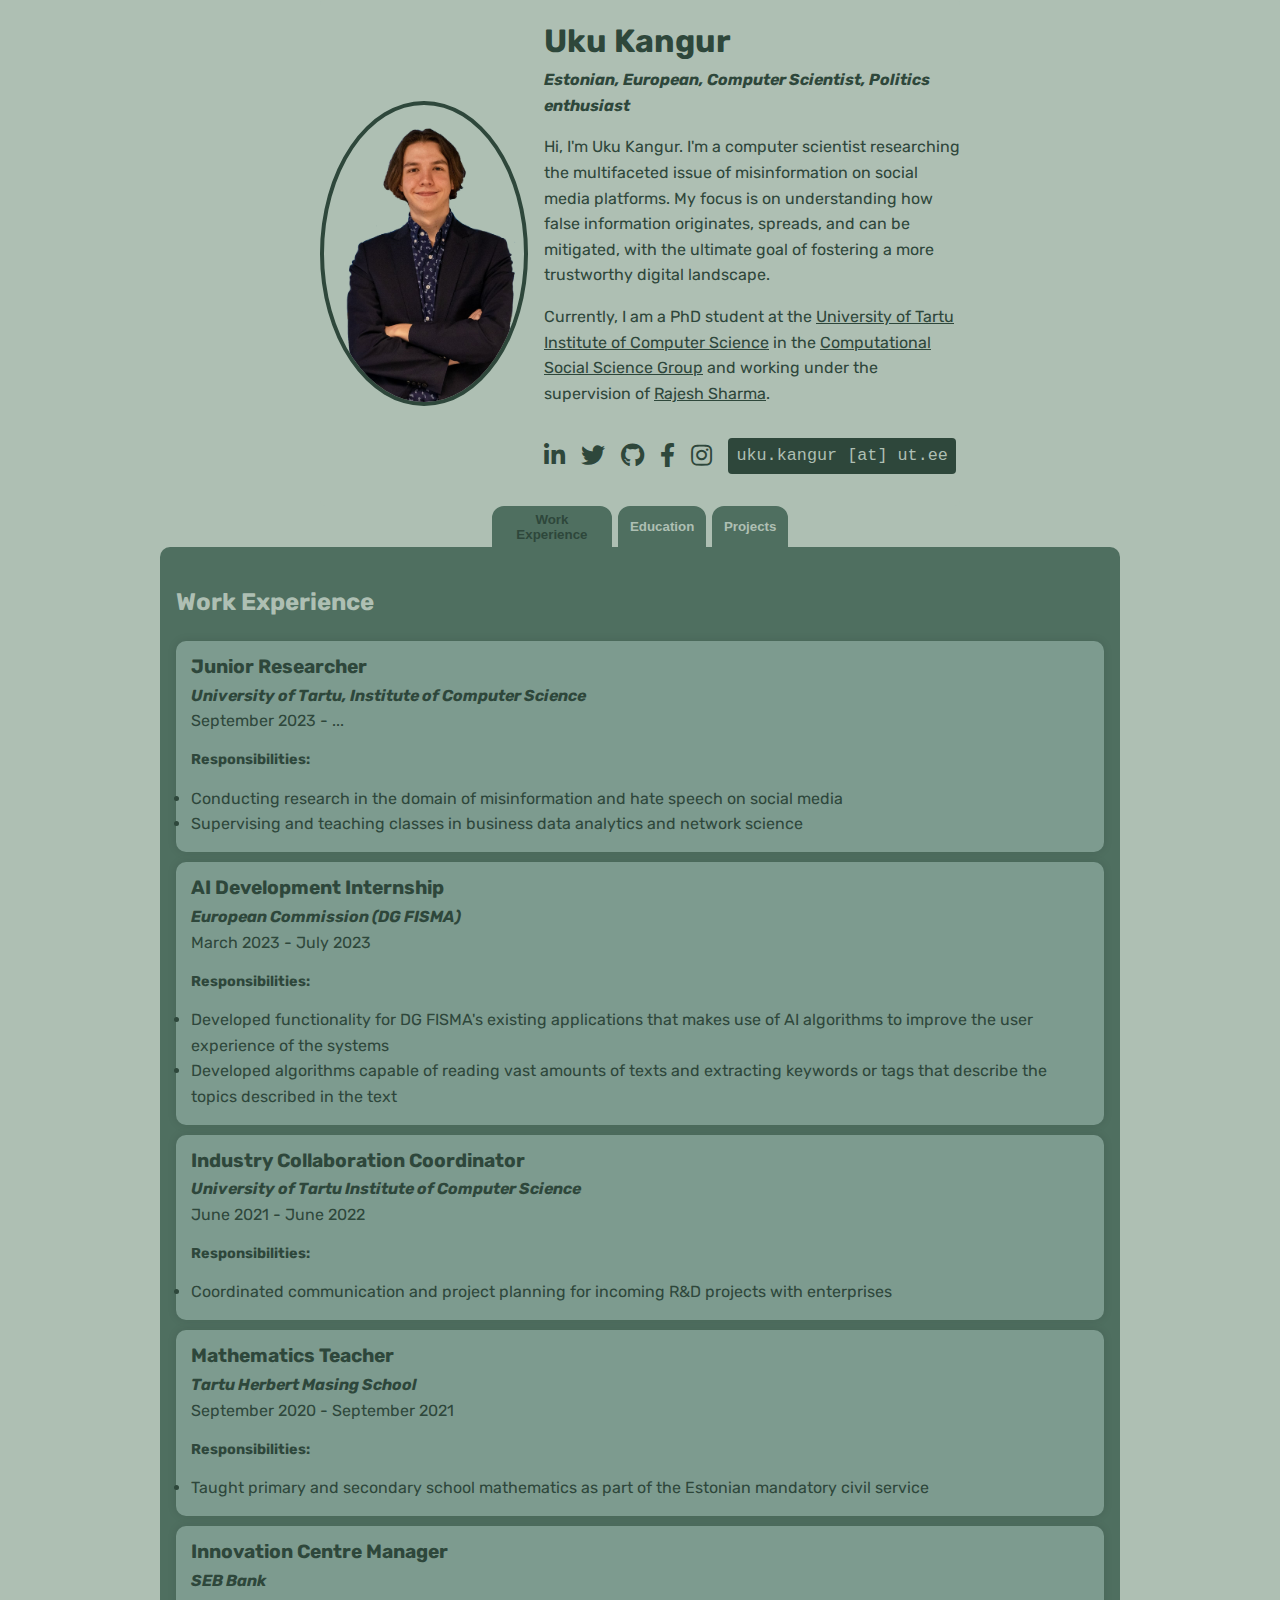
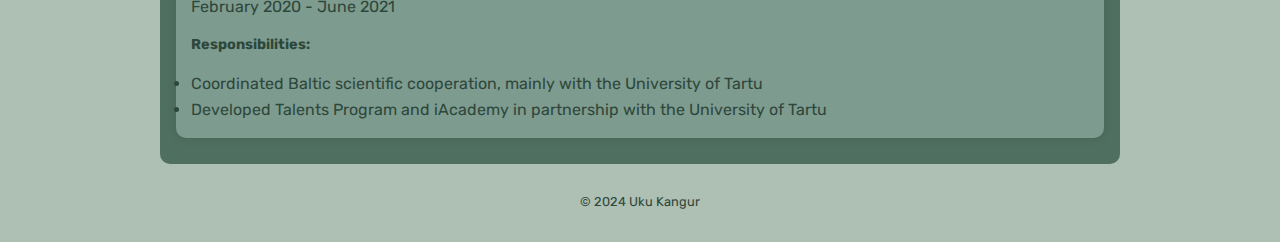
<file: index.html>
<!DOCTYPE html>
<html>
<head>
    <meta charset="UTF-8">
    <meta name="viewport" content="width=device-width, initial-scale=1.0">
    <meta property="og:image" content="https://ukukangur.com/profile.png"/>
    <title>Uku Kangur - Personal Portfolio</title>
    <link rel="stylesheet" href="styles.css">
    <link rel="stylesheet" href="https://cdnjs.cloudflare.com/ajax/libs/font-awesome/5.15.3/css/all.min.css">
</head>
<body>
    <header>
        <img class="profile-picture" src="uku-kangur.png" alt="Uku Kangur">
        <div>
            <h1>Uku Kangur</h1>
            <h2><i>Estonian, European, Computer Scientist, Politics enthusiast </i></h2>
            <p>Hi, I'm Uku Kangur. I'm a computer scientist researching the multifaceted issue of misinformation on social media platforms. My focus is on understanding how false information originates, spreads, and can be mitigated, with the ultimate goal of fostering a more trustworthy digital landscape.</p>
            <p>Currently, I am a PhD student at the <a href="https://cs.ut.ee/en">University of Tartu Institute of Computer Science</a> in the <a href="https://css.cs.ut.ee/">Computational Social Science Group</a> and working under the supervision of <a href="https://rajeshsharma.cs.ut.ee/">Rajesh Sharma</a>.</p>
            <div class="social-icons">
                <a href="https://www.linkedin.com/in/uku-kangur/" target="_blank"><i class="fab fa-linkedin-in"></i></a>
                <a href="https://twitter.com/ukukangur" target="_blank"><i class="fab fa-twitter"></i></a>
                <a href="https://github.com/ukangur" target="_blank"><i class="fab fa-github"></i></a>
                <a href="https://www.facebook.com/uku.kangur" target="_blank"><i class="fab fa-facebook-f"></i></a>
                <a href="https://www.instagram.com/ukukangur/" target="_blank"><i class="fab fa-instagram"></i></a>
                <p class="code">uku.kangur [at] ut.ee<p>
            </div>
        </div>
    </header>

    <div class="tab">
        <button id="defaultOpen" class="tab-button" onclick="openSection(event, 'Experience')">Work Experience</button>
        <button class="tab-button" onclick="openSection(event, 'Education')">Education</button>
        <button class="tab-button" onclick="openSection(event, 'Projects')">Projects</button>
    </div>

    <div id="Experience" class="tabcontent">
        <h2>Work Experience</h3>
          <div class="tab-item">
            <h4>Junior Researcher</h4>
            <h5>University of Tartu, Institute of Computer Science</h5>
            <h6>September 2023 - ...</h6>
            <p><strong>Responsibilities:</strong><br>
              <li> Conducting research in the domain of misinformation and hate speech on social media
              <li> Supervising and teaching classes in business data analytics and network science
            <p>
          </div>
        <div class="tab-item">
          <h4>AI Development Internship</h4>
          <h5>European Commission (DG FISMA)</h5>
          <h6>March 2023 - July 2023</h6>
          <p><strong>Responsibilities:</strong><br>
            <li> Developed functionality for DG FISMA's existing applications that makes use of AI algorithms to improve the user experience of the systems
            <li> Developed algorithms capable of reading vast amounts of texts and extracting keywords or tags that describe the topics described in the text
          <p>
        </div>
        <div class="tab-item">
            <h4>Industry Collaboration Coordinator</h4>
            <h5>University of Tartu Institute of Computer Science</h5>
            <h6>June 2021 - June 2022</h6>
            <p><strong>Responsibilities:</strong><br>
              <li> Coordinated communication and project planning for incoming R&D projects with enterprises
            <p>
        </div>
        <div class="tab-item">
            <h4>Mathematics Teacher</h4>
            <h5>Tartu Herbert Masing School</h5>
            <h6>September 2020 - September 2021</h6>
            <p><strong>Responsibilities:</strong><br>
              <li> Taught primary and secondary school mathematics as part of the Estonian mandatory civil service
            <p>
        </div>
        <div class="tab-item">
            <h4>Innovation Centre Manager</h4>
            <h5>SEB Bank</h5>
            <h6>February 2020 - June 2021</h6>
            <p><strong>Responsibilities:</strong><br>
              <li> Coordinated Baltic scientific cooperation, mainly with the University of Tartu
              <li> Developed Talents Program and iAcademy in partnership with the University of Tartu
            <p>
          </div>
      </div>

    <div id="Education" class="tabcontent">
        <h2>Education</h2>
        <div class="tab-item">
          <h4>Doctor of Philosophy - Computer Science</h4>
          <h5>University of Tartu</h5>
          <p>September 2023 - Present</p>
          <p>Specialization: Computational Social Science</p>
          <p>Thesis supervisors: Rajesh Sharma</p>
        </div>
        <div class="tab-item">
            <h4>Bachelor of Arts - European Studies (unfinished due to starting PhD)</h4>
            <h5>KU Leuven</h5>
            <p>September 2022 - July 2023</p>
            <p>Specialization: Transnational Law and Politics</p>
        </div>
        <div class="tab-item">
            <h4>Master of Science - Computer Science</h4>
            <h5>University of Tartu</h5>
            <p>September 2020 - June 2022</p>
            <p>Specialization: Theoretical Computer Science (Quantum Computing)</p>
            <p>Thesis supervisors: Javier Gil Vidal, Dirk Oliver Theis</p>
        </div>
        <div class="tab-item">
            <h4>Bachelor of Science - Computer Science</h4>
            <h5>University of Tartu</h5>
            <p>September 2017 - June 2020</p>
            <p>Specialization: Theoretical Computer Science (Coding theory)</p>
            <p>Minor: Economics</p>
            <p>Thesis supervisors: Vitaly Skachek, Boris Kudryashov, Irina Bocharova</p>
        </div>
      </div>

      <div id="Projects" class="tabcontent">
        <h2>Projects</h3>
        <div class="tab-item">
            <h3>QEC</h3>
            <p>Quantum error correction Software for finding suitable logical Z and X gates given a set of commuting Pauli generators.</p>
            <p>Technologies: Python</p>
            <p><a href="https://github.com/ukangur/QEC"><i class="project-icon fab fa-github"></i><a></p>
        </div>
        <div class="tab-item">
            <h3>LDPCGaussian</h3>
            <p>Optimized version of Gaussian elimination meant for solving LDPC codes.</p>
            <p>Technologies: Java</p>
            <p><a href="https://github.com/ukangur/LDPCGaussian"><i class="project-icon fab fa-github"></i><a></p>
        </div>
        <div class="tab-item">
            <h3>CText</h3>
            <p>Simple text editor C++ project.</p>
            <p>Technologies: C++</p>
            <p><a href="https://github.com/ukangur/CText"><i class="project-icon fab fa-github"></i><a></p>
        </div>
        <div class="tab-item">
            <h3>Personal Portfolio Page</h3>
            <p>Personal portfolio page</p>
            <p>Technologies: JavaScript, HTML, CSS</p>
            <p><a href="https://github.com/ukangur/ukangur.github.io"><a><i class="project-icon fab fa-github"></i></p>
        </div>
      </div>

    <script>
        function openSection(evt, sectionName) {
          var i, tabcontent, tablinks;
          tabcontent = document.getElementsByClassName("tabcontent");
          for (i = 0; i < tabcontent.length; i++) {
            tabcontent[i].style.display = "none";
          }
          tablinks = document.getElementsByClassName("tab-button");
          for (i = 0; i < tablinks.length; i++) {
            tablinks[i].className = tablinks[i].className.replace(" active", "");
          }
          document.getElementById(sectionName).style.display = "block";
          evt.currentTarget.className += " active";
        }
    </script>

    <script>
      function openSection(evt, sectionName) {
          var i, tabcontent, tablinks;
          tabcontent = document.getElementsByClassName("tabcontent");
          for (i = 0; i < tabcontent.length; i++) {
              tabcontent[i].style.display = "none";
          }
          tablinks = document.getElementsByClassName("tab-button");
          for (i = 0; i < tablinks.length; i++) {
              tablinks[i].className = tablinks[i].className.replace(" active", "");
          }
          document.getElementById(sectionName).style.display = "block";
          evt.currentTarget.className += " active";
      }

      function setDefaultActiveTab() {
          document.getElementById("defaultOpen").click();
      }

      window.onload = setDefaultActiveTab;
    </script>

    <footer>
        <p>&copy; 2024 Uku Kangur</p>
      </footer>
</body>
</html>
</file>
<file: styles.css>
@import url('https://fonts.googleapis.com/css2?family=Rubik&display=swap');

:root {
    --dark-green: #2E473B;
    --medium-green: #4F6F60;
    --light-green: #7D9B8F;
    --white-green: #AEBFB3;
    --black: #000000;
}

/* General styles */
body {
    font-family: 'Rubik', sans-serif;
    line-height: 1.6;
    color: var(--dark-green);
    background-color: var(--white-green);
    margin: 0;
    padding: 0;
}

/* Header styles */
header {
    display: flex;
    align-items: center;
    justify-content: center;
    padding: 1rem 0;
    color: var(--dark-green);
    background-color: var(--white-green);
    width: 50%;
    margin: 0 auto;
    border-radius: 5px;
}

header h1, header h2 {
    margin: 0;
}

header h2 {
    font-style: italic;
    font-size: 1rem;
}

header p {
    margin-top: 1rem;
    font-size: 1rem;
}

.profile-picture {
    width: 200px;
    height: auto;
    border-radius: 50%;
    margin-right: 1rem;
    border: 4px solid var(--dark-green);
}

.tab {
    overflow: hidden;
    padding: 0;
    margin: 0 auto;
    justify-content: center;
    display: flex;
    background-color: var(--white-green);
    width: auto;
}

.tab-button {
    padding: 0.2rem 0.6rem;
    margin: 0 0.2rem;
    cursor: pointer;
    border: 2px solid var(--medium-green);
    background-color: var(--medium-green);
    color: var(--white-green);
    text-align: center;
    border-radius: 12px 12px 0 0;
    display: inline-block;
    width: auto;
    font-weight: bold;
    max-width: 120px;
}

.tab-button:hover,
.tab-button.active {
    background-color: var(--medium-green);
    color: var(--dark-green);
    position: relative;
}

.tabcontent {
    padding: 1rem;
    background-color: var(--medium-green);
    color: var(--white-green);
    margin: 0 10rem;
    border-radius: 10px;
}

.tab-item {
    background-color: var(--light-green);
    color: var(--dark-green);
    margin: 10px 0;
    padding: 1px 15px;
    border-radius: 10px;
    box-shadow: 0 0 10px rgba(0, 0, 0, 0.1);
    transition: transform 0.3s ease, box-shadow 0.3s ease;
}

.tab-item:hover {
    box-shadow: inset 0 0 5px var(--black);
}

.tab-item h4 {
    font-size: 1.2rem;
    font-weight: bold;
    margin-bottom: 0;
    margin-top: 10px;
}

.tab-item h5 {
    font-size: 1rem;
    font-style: italic;
    margin: 0;
}

.tab-item p {
    font-size: 0.9rem;
}

.tab-item ul {
    margin-top: 0.2rem;
    list-style-type: square;
    padding-left: 30px;
    font-size: 0.9rem;
}

.project-icon {
    font-size: 24px;
}

footer {
    color: var(--dark-green);
    background-color: var(--white-green);
    text-align: center;
    padding: 1rem 0;
    font-size: 0.8rem;
}

a {
    color: var(--dark-green);
}

.social-icons {
    margin-top: 1rem;
    font-size: 1.5rem;
    display: flex;
    flex-direction: row;
    align-items: center;
}

.social-icons a {
    color: var(--dark-green);
    margin-right: 1rem;
}

.social-icons a:last-child {
    margin-right: 0;
}

.social-icons a:hover {
    color: var(--medium-green);
}

form p {
    color: red
}

/* Media query for mobile devices */
@media only screen and (max-width: 800px) {
    .tabcontent{
        width: 85%;
        margin: 0 auto;
        display: block;
        box-sizing: border-box;
    }
    

    header {
        flex-direction: column;
        text-align: center;
    }

    .profile-picture {
        margin: 1rem 0;
        width: 70%;
        height: auto;
    }

    nav li {
        display: block;
        margin: 0.5rem 0;
    }

    nav li:last-child {
        margin-bottom: 1rem;
    }
}

.code {
    padding: 0.25em 0.5em;
    font-size: 70%;
    color: var(--white-green);
    background-color: var(--dark-green);
    border-radius: 4px;
    font-family: Menlo, Monaco, "Courier New", monospace;
}

h6 {
  font-size: inherit;
  font-weight: normal;
  font-style: normal;
  margin: 0
}
</file>
